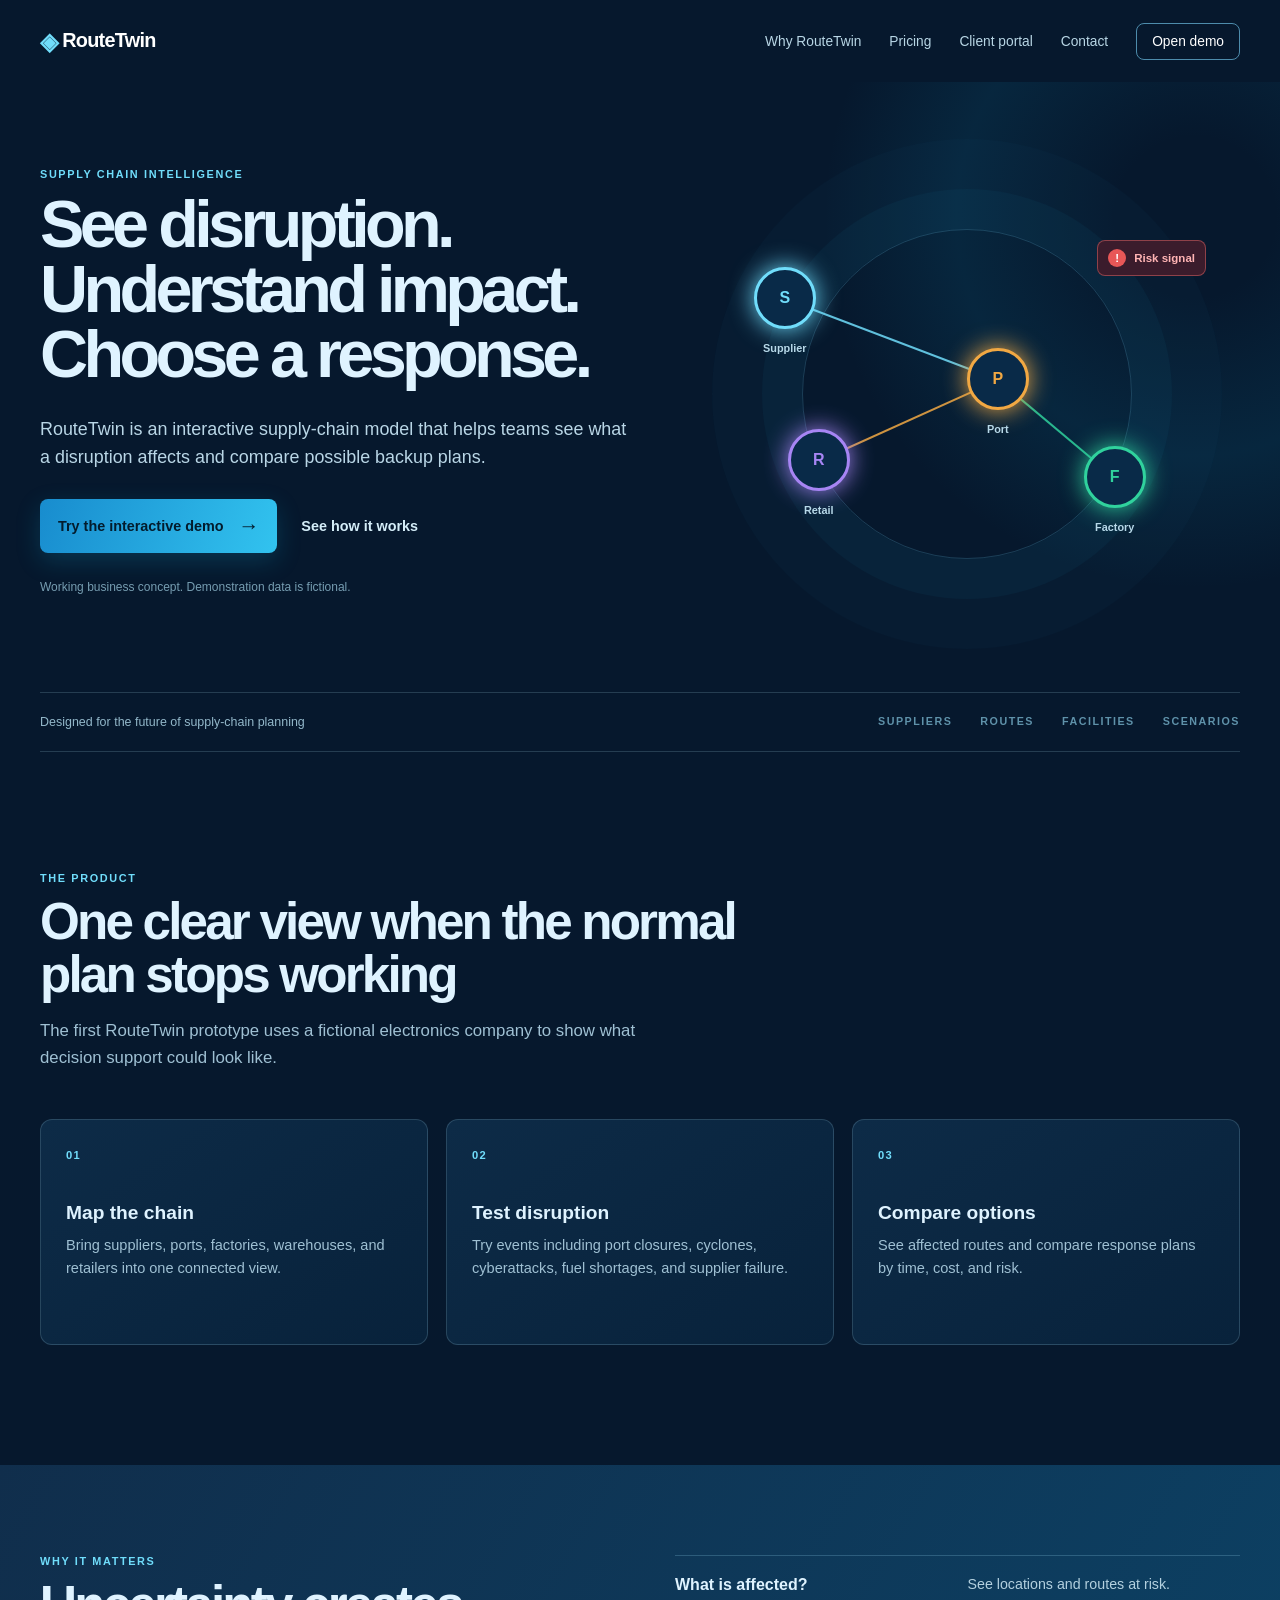
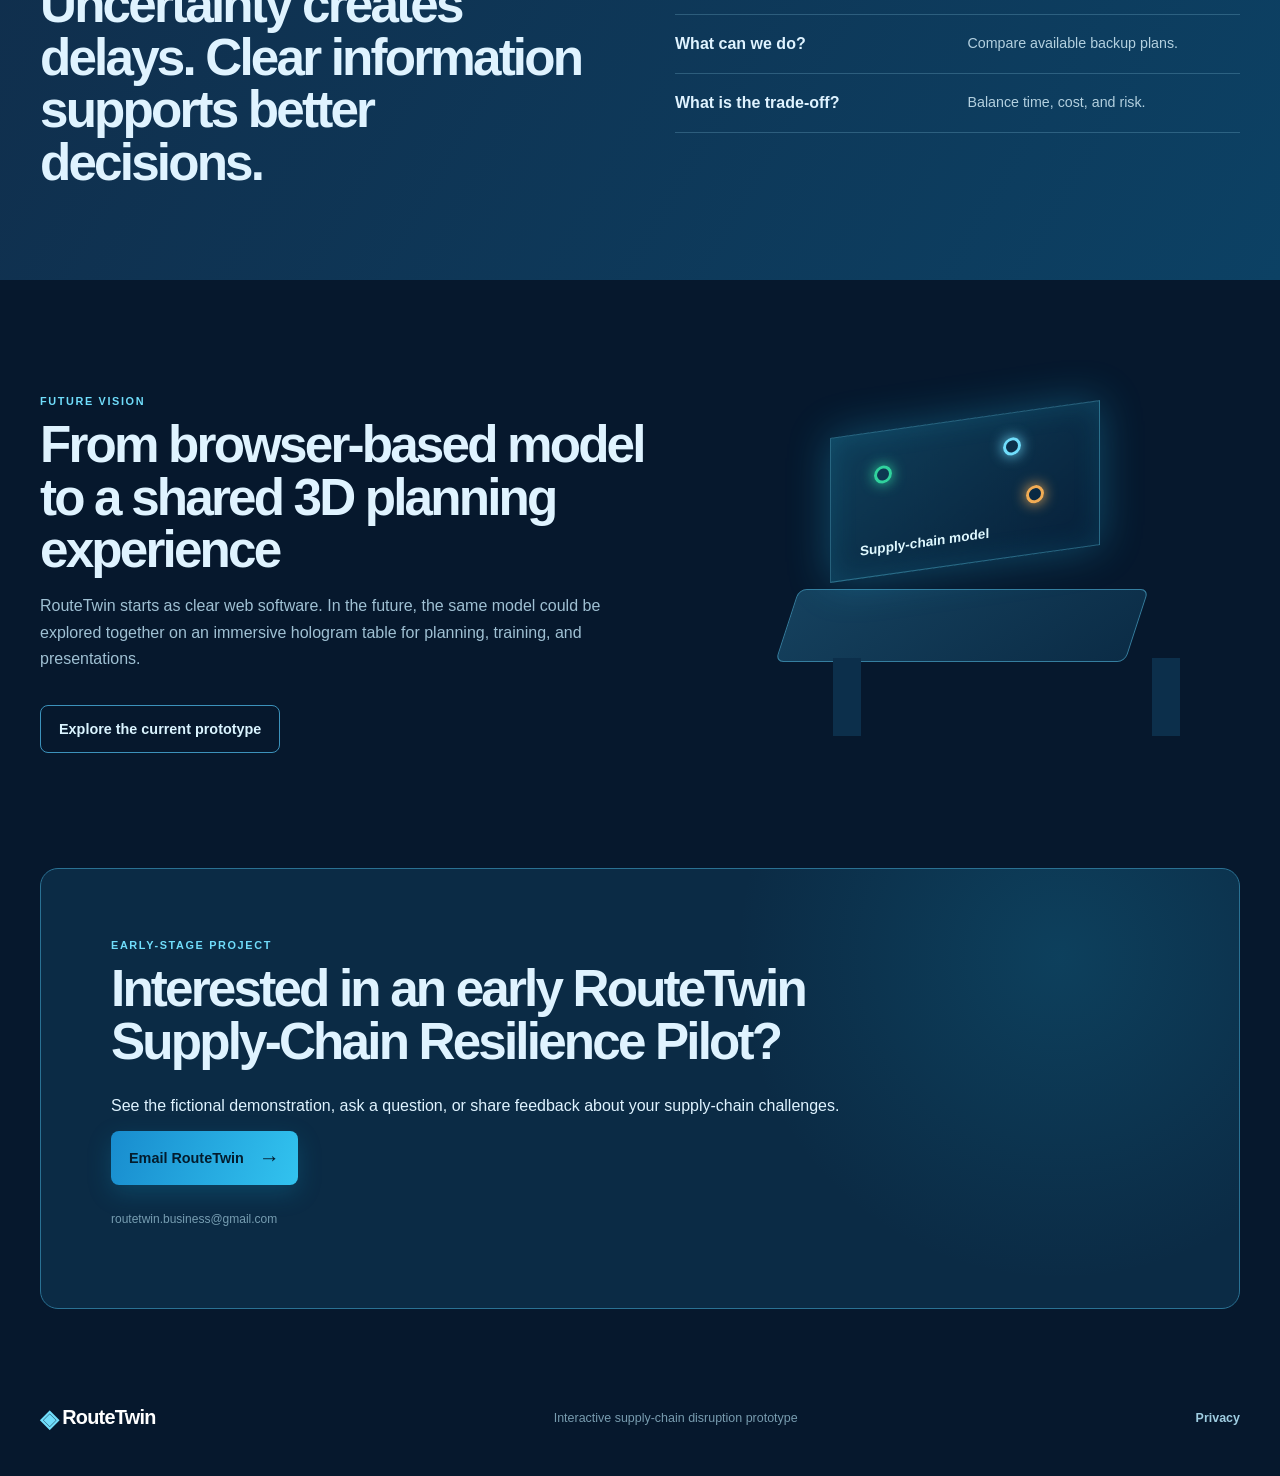
<file: index.html>
<!doctype html>
<html lang="en">
<head>
  <meta charset="UTF-8" />
  <meta name="viewport" content="width=device-width, initial-scale=1.0" />
  <meta name="description" content="RouteTwin is an early supply-chain disruption visualisation platform." />
  <title>RouteTwin | Supply chain disruption, made visible</title>
<link rel="stylesheet" href="home.css?v=2" />
<link rel="stylesheet" href="home-fix.css?v=2" />
</head>
<body>
  <header class="site-header">
    <a class="logo" href="index.html"><span>◈</span> RouteTwin</a>
    <nav>
      <a href="why-routetwin.html">Why RouteTwin</a>
      <a href="pricing.html">Pricing</a>
      <a href="portal.html">Client portal</a>
      <a href="#contact">Contact</a>
      <a class="nav-button" href="demo.html">Open demo</a>
    </nav>
  </header>

  <main>
    <section class="hero-home">
      <div class="hero-copy">
        <p class="eyebrow">Supply chain intelligence</p>
        <h1>See disruption. Understand impact. Choose a response.</h1>
        <p class="lead">RouteTwin is an interactive supply-chain model that helps teams see what a disruption affects and compare possible backup plans.</p>

        <div class="hero-actions">
          <a class="primary-button" href="demo.html">Try the interactive demo <span>→</span></a>
          <a class="text-link" href="#how-it-works">See how it works</a>
        </div>

        <p class="working-note">Working business concept. Demonstration data is fictional.</p>
      </div>

      <div class="hero-visual" aria-label="Illustration of connected supply chain locations">
        <div class="halo"></div>
        <span class="path p1"></span>
        <span class="path p2"></span>
        <span class="path p3"></span>

        <div class="location supplier">S<small>Supplier</small></div>
        <div class="location port">P<small>Port</small></div>
        <div class="location factory">F<small>Factory</small></div>
        <div class="location retail">R<small>Retail</small></div>

        <div class="signal"><b>!</b><span>Risk signal</span></div>
      </div>
    </section>

    <section class="trust-row">
      <span>Designed for the future of supply-chain planning</span>
      <div>
        <b>SUPPLIERS</b>
        <b>ROUTES</b>
        <b>FACILITIES</b>
        <b>SCENARIOS</b>
      </div>
    </section>

    <section id="how-it-works" class="section">
      <p class="eyebrow">The product</p>
      <h2>One clear view when the normal plan stops working</h2>
      <p class="section-intro">The first RouteTwin prototype uses a fictional electronics company to show what decision support could look like.</p>

      <div class="steps">
        <article>
          <span>01</span>
          <h3>Map the chain</h3>
          <p>Bring suppliers, ports, factories, warehouses, and retailers into one connected view.</p>
        </article>

        <article>
          <span>02</span>
          <h3>Test disruption</h3>
          <p>Try events including port closures, cyclones, cyberattacks, fuel shortages, and supplier failure.</p>
        </article>

        <article>
          <span>03</span>
          <h3>Compare options</h3>
          <p>See affected routes and compare response plans by time, cost, and risk.</p>
        </article>
      </div>
    </section>

    <section class="impact-section">
      <div>
        <p class="eyebrow">Why it matters</p>
        <h2>Uncertainty creates delays. Clear information supports better decisions.</h2>
      </div>

      <div class="impact-list">
        <p><b>What is affected?</b><span>See locations and routes at risk.</span></p>
        <p><b>What can we do?</b><span>Compare available backup plans.</span></p>
        <p><b>What is the trade-off?</b><span>Balance time, cost, and risk.</span></p>
      </div>
    </section>

    <section id="vision" class="vision">
      <div>
        <p class="eyebrow">Future vision</p>
        <h2>From browser-based model to a shared 3D planning experience</h2>
        <p>RouteTwin starts as clear web software. In the future, the same model could be explored together on an immersive hologram table for planning, training, and presentations.</p>
        <a class="secondary-button" href="demo.html">Explore the current prototype</a>
      </div>

      <div class="table-scene">
        <div class="projection"><i></i><i></i><i></i><b>Supply-chain model</b></div>
        <div class="table-top"></div>
        <div class="table-leg left"></div>
        <div class="table-leg right"></div>
      </div>
    </section>

    <section id="contact" class="closing">
      <p class="eyebrow">Early-stage project</p>
      <h2>Interested in an early RouteTwin Supply-Chain Resilience Pilot?</h2>
      <p>See the fictional demonstration, ask a question, or share feedback about your supply-chain challenges.</p>
      <a class="primary-button" href="mailto:routetwin.business@gmail.com?subject=RouteTwin%20Pilot%20Enquiry">Email RouteTwin <span>→</span></a>
      <p class="working-note">routetwin.business@gmail.com</p>
    </section>
  </main>

  <footer>
    <a class="logo" href="index.html"><span>◈</span> RouteTwin</a>
    <p>Interactive supply-chain disruption prototype</p>
    <a class="footer-link" href="privacy.html" style="color:#9fcde1;text-decoration:none;font-weight:750">Privacy</a>
  </footer>
</body>
</html>
</file>
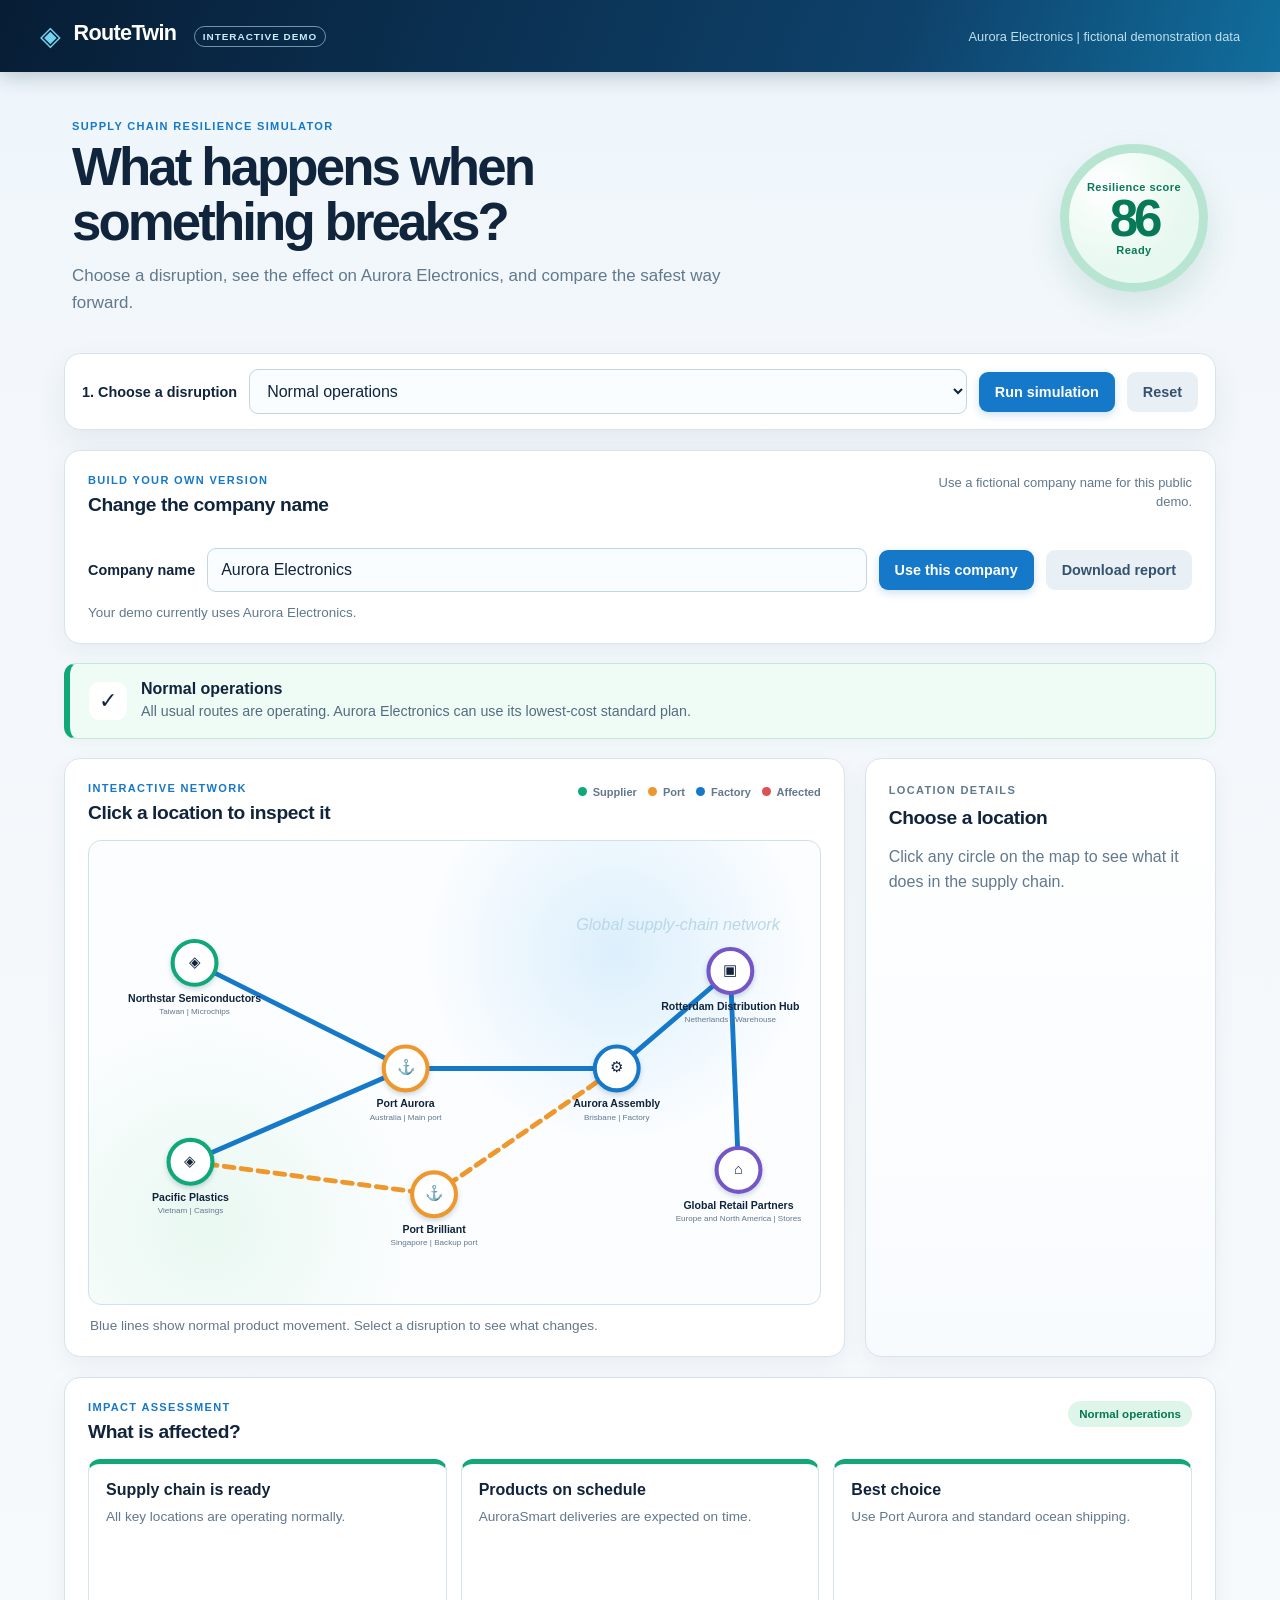
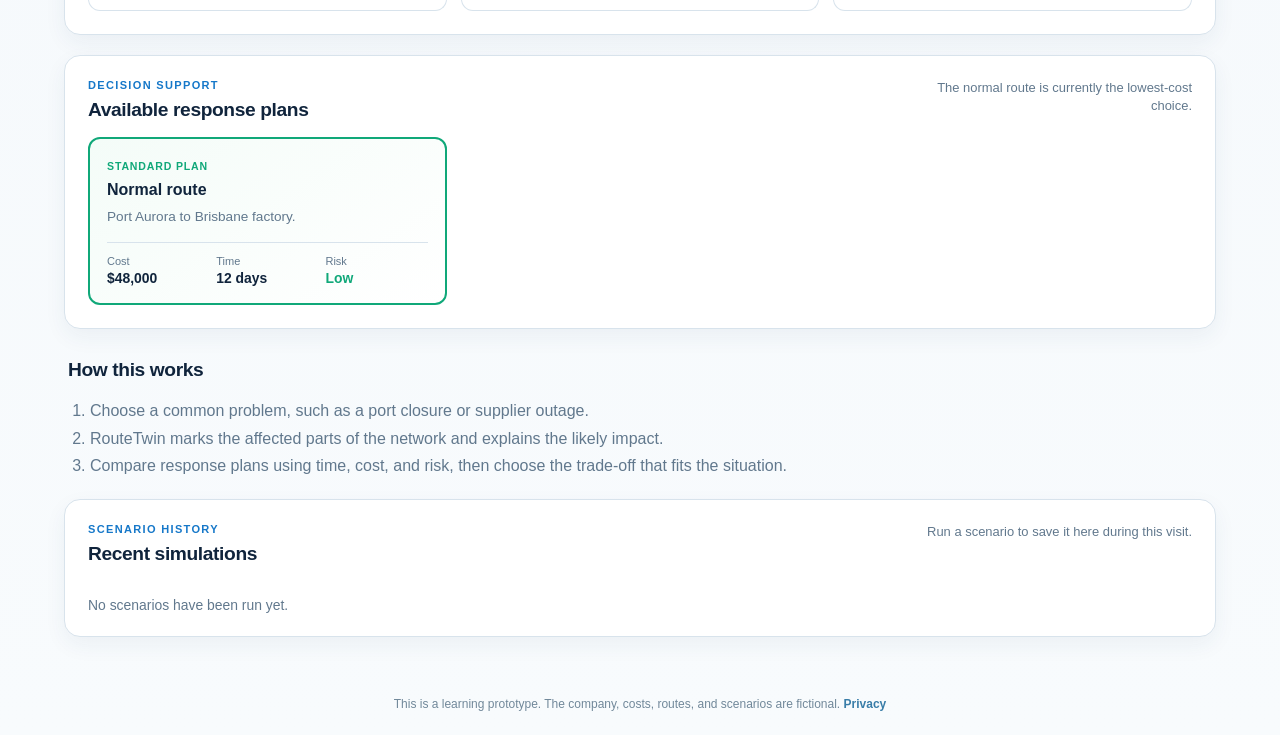
<file: demo.html>
<!doctype html>
<html lang="en">
<head>
  <meta charset="UTF-8" />
  <meta name="viewport" content="width=device-width, initial-scale=1.0" />
  <title>RouteTwin Interactive Demo</title>
  <link rel="stylesheet" href="styles.css" />
  <link rel="stylesheet" href="v2.css" />
</head>
<body>
  <header>
    <div>
      <span class="brand-mark">◈</span>
      <span class="brand">RouteTwin</span>
      <span class="demo">INTERACTIVE DEMO</span>
    </div>
    <p id="companyLabel">Aurora Electronics | fictional demonstration data</p>
  </header>

  <main>
    <section class="hero">
      <div>
        <p class="eyebrow">Supply chain resilience simulator</p>
        <h1>What happens when something breaks?</h1>
        <p>Choose a disruption, see the effect on Aurora Electronics, and compare the safest way forward.</p>
      </div>

      <div class="score">
        <span>Resilience score</span>
        <strong id="score">86</strong>
        <small id="scoreWord">Ready</small>
      </div>
    </section>

    <section class="controls" aria-label="Simulation controls">
      <label for="scenarioSelect">1. Choose a disruption</label>
      <select id="scenarioSelect"></select>
      <button id="runButton" type="button">Run simulation</button>
      <button id="resetButton" class="secondary" type="button">Reset</button>
    </section>

    <section class="panel builder-panel" aria-label="Custom company builder">
      <div class="panel-head">
        <div>
          <p class="eyebrow">Build your own version</p>
          <h2>Change the company name</h2>
        </div>
        <p>Use a fictional company name for this public demo.</p>
      </div>

      <div class="builder-actions">
        <label for="companyName">Company name</label>
        <input id="companyName" type="text" maxlength="40" value="Aurora Electronics" placeholder="Example: Coastal Furniture" />
        <button id="applyCompanyButton" type="button">Use this company</button>
        <button id="downloadButton" class="secondary" type="button">Download report</button>
      </div>

      <p id="builderMessage" class="builder-message" aria-live="polite">Your demo currently uses Aurora Electronics.</p>
    </section>

    <section id="scenarioSummary" class="scenario-summary normal" aria-live="polite"></section>

    <section class="layout">
      <section class="panel map-panel">
        <div class="panel-head">
          <div>
            <p class="eyebrow">Interactive network</p>
            <h2>Click a location to inspect it</h2>
          </div>

          <div class="legend">
            <span><i class="supplier"></i> Supplier</span>
            <span><i class="port"></i> Port</span>
            <span><i class="factory"></i> Factory</span>
            <span><i class="affected"></i> Affected</span>
          </div>
        </div>

        <div class="map-wrap">
          <svg id="network" viewBox="0 0 900 480" role="img" aria-label="Aurora Electronics supply chain network"></svg>
        </div>

        <p id="mapNote" class="map-note">Blue lines show normal product movement. Select a disruption to see what changes.</p>
      </section>

      <aside class="panel node-panel">
        <p class="eyebrow">Location details</p>
        <div id="nodeDetails">
          <h2>Choose a location</h2>
          <p>Click any circle on the map to see what it does in the supply chain.</p>
        </div>
      </aside>
    </section>

    <section class="panel results">
      <div class="panel-head">
        <div>
          <p class="eyebrow">Impact assessment</p>
          <h2>What is affected?</h2>
        </div>
        <span id="impactStatus" class="status">Normal operations</span>
      </div>

      <div id="impactCards" class="impact-cards"></div>
    </section>

    <section class="panel alternatives">
      <div class="panel-head">
        <div>
          <p class="eyebrow">Decision support</p>
          <h2>Available response plans</h2>
        </div>
        <p id="choiceHelp">Run a scenario to see which plan RouteTwin recommends.</p>
      </div>

      <div id="planCards" class="plan-cards"></div>
    </section>

    <section class="how">
      <h2>How this works</h2>
      <ol>
        <li>Choose a common problem, such as a port closure or supplier outage.</li>
        <li>RouteTwin marks the affected parts of the network and explains the likely impact.</li>
        <li>Compare response plans using time, cost, and risk, then choose the trade-off that fits the situation.</li>
      </ol>
    </section>

    <section class="panel history-panel">
      <div class="panel-head">
        <div>
          <p class="eyebrow">Scenario history</p>
          <h2>Recent simulations</h2>
        </div>
        <p>Run a scenario to save it here during this visit.</p>
      </div>

      <div id="scenarioHistory" class="history-list">
        <p class="empty-history">No scenarios have been run yet.</p>
      </div>
    </section>
  </main>

  <footer>
    This is a learning prototype. The company, costs, routes, and scenarios are fictional.
    <a href="privacy.html" style="color:#397da8;font-weight:800;text-decoration:none">Privacy</a>
  </footer>

  <script src="app.js"></script>
</body>
</html>
</file>
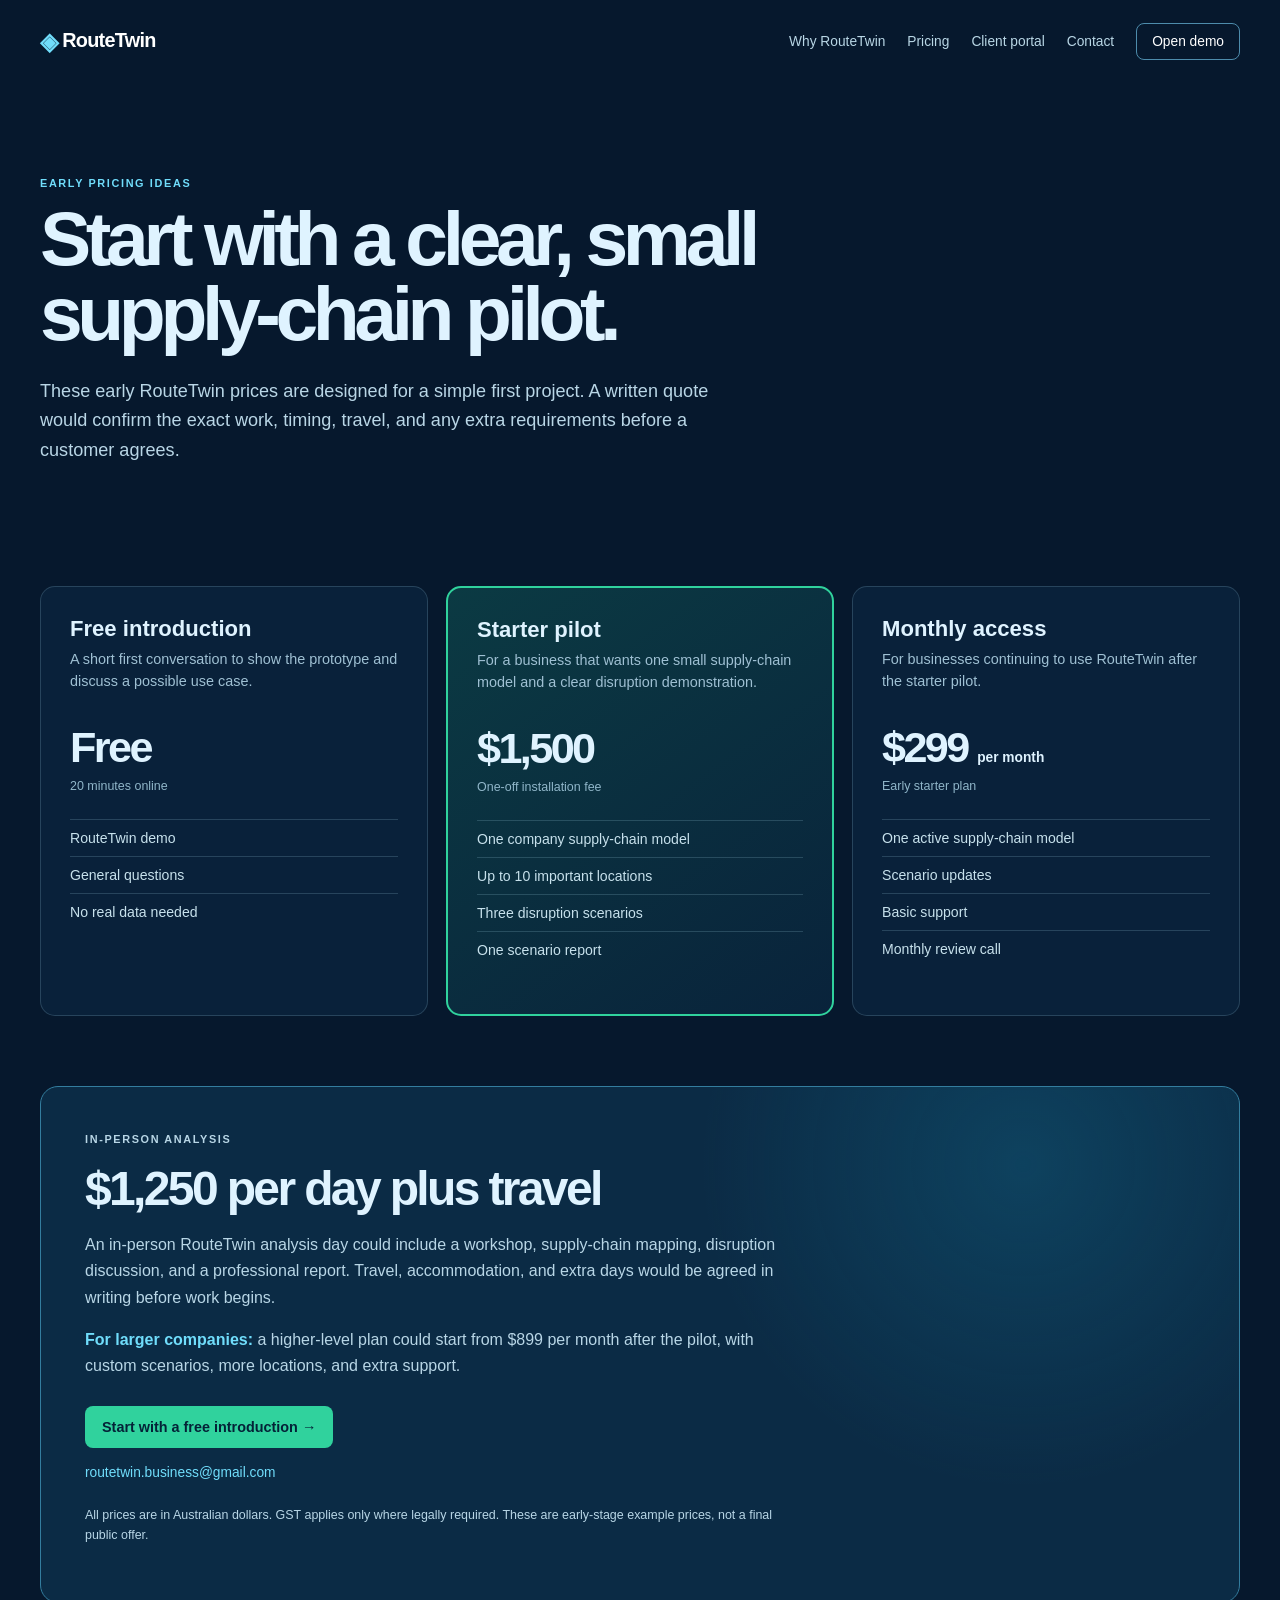
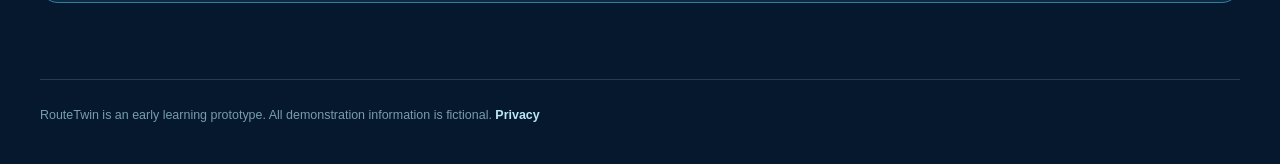
<file: pricing.html>
<!doctype html>
<html lang="en">
<head>
  <meta charset="UTF-8" />
  <meta name="viewport" content="width=device-width, initial-scale=1.0" />
  <title>RouteTwin Pricing</title>
  <link rel="stylesheet" href="business-pages.css" />
</head>
<body>
  <header class="site-header">
    <a class="logo" href="index.html"><span>◈</span> RouteTwin</a>
    <nav>
      <a href="why-routetwin.html">Why RouteTwin</a>
      <a href="pricing.html">Pricing</a>
      <a href="portal.html">Client portal</a>
      <a href="index.html#contact">Contact</a>
      <a class="nav-button" href="demo.html">Open demo</a>
    </nav>
  </header>

  <main>
    <section class="page-hero">
      <p class="eyebrow">Early pricing ideas</p>
      <h1>Start with a clear, small supply-chain pilot.</h1>
      <p class="lead">These early RouteTwin prices are designed for a simple first project. A written quote would confirm the exact work, timing, travel, and any extra requirements before a customer agrees.</p>
    </section>

    <section class="section">
      <div class="pricing-grid">
        <article class="price-card">
          <h2>Free introduction</h2>
          <p>A short first conversation to show the prototype and discuss a possible use case.</p>
          <div class="price">Free</div>
          <span class="price-note">20 minutes online</span>
          <ul><li>RouteTwin demo</li><li>General questions</li><li>No real data needed</li></ul>
        </article>

        <article class="price-card featured">
          <h2>Starter pilot</h2>
          <p>For a business that wants one small supply-chain model and a clear disruption demonstration.</p>
          <div class="price">$1,500</div>
          <span class="price-note">One-off installation fee</span>
          <ul><li>One company supply-chain model</li><li>Up to 10 important locations</li><li>Three disruption scenarios</li><li>One scenario report</li></ul>
        </article>

        <article class="price-card">
          <h2>Monthly access</h2>
          <p>For businesses continuing to use RouteTwin after the starter pilot.</p>
          <div class="price">$299 <small>per month</small></div>
          <span class="price-note">Early starter plan</span>
          <ul><li>One active supply-chain model</li><li>Scenario updates</li><li>Basic support</li><li>Monthly review call</li></ul>
        </article>
      </div>
    </section>

    <section class="analysis">
      <p class="eyebrow">In-person analysis</p>
      <h2>$1,250 per day plus travel</h2>
      <p>An in-person RouteTwin analysis day could include a workshop, supply-chain mapping, disruption discussion, and a professional report. Travel, accommodation, and extra days would be agreed in writing before work begins.</p>
      <p><strong>For larger companies:</strong> a higher-level plan could start from $899 per month after the pilot, with custom scenarios, more locations, and extra support.</p>
      <a class="email-button" href="mailto:routetwin.business@gmail.com?subject=RouteTwin%20Pilot%20Enquiry">Start with a free introduction <span>→</span></a>
      <p class="contact-line">routetwin.business@gmail.com</p>
      <p class="note">All prices are in Australian dollars. GST applies only where legally required. These are early-stage example prices, not a final public offer.</p>
    </section>
  </main>

  <footer>
    <span>RouteTwin is an early learning prototype. All demonstration information is fictional.</span>
    <a href="privacy.html" style="color:#b9e7f7;text-decoration:none;font-weight:750">Privacy</a>
  </footer>
</body>
</html>
</file>
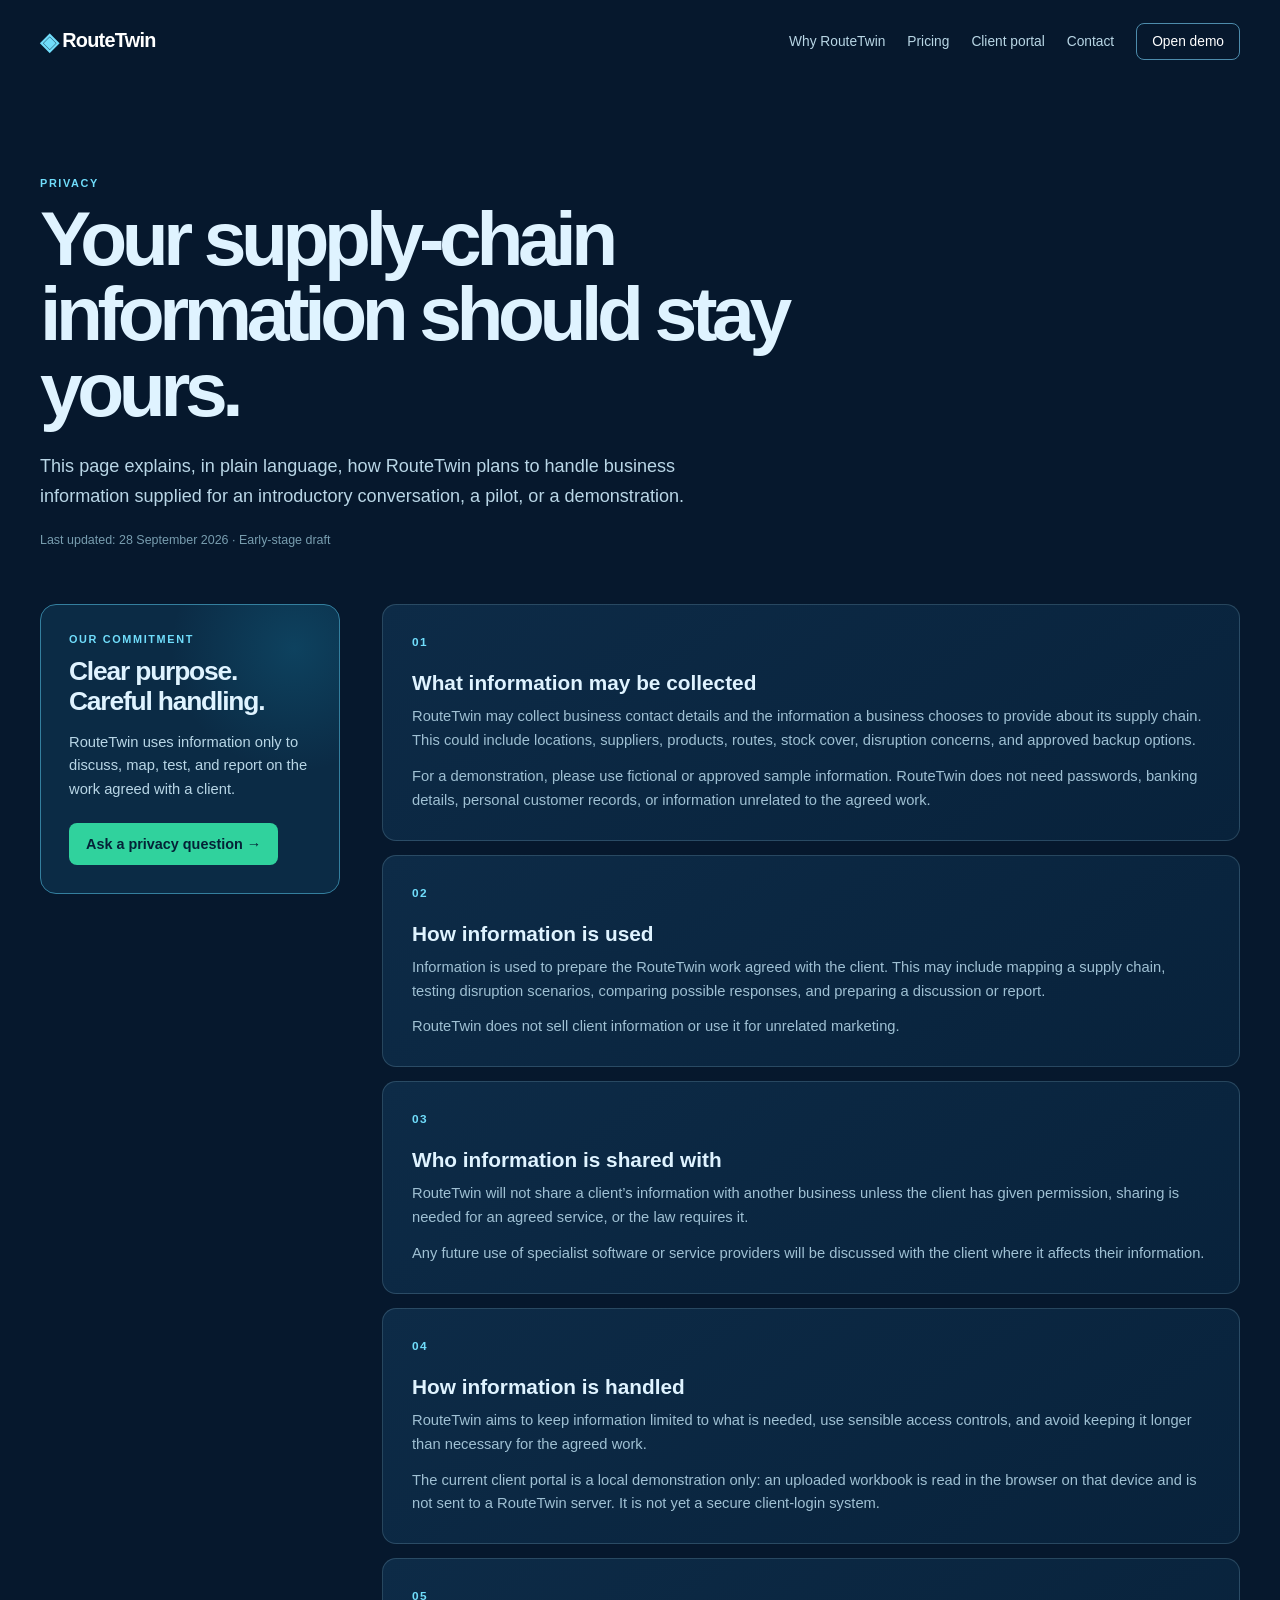
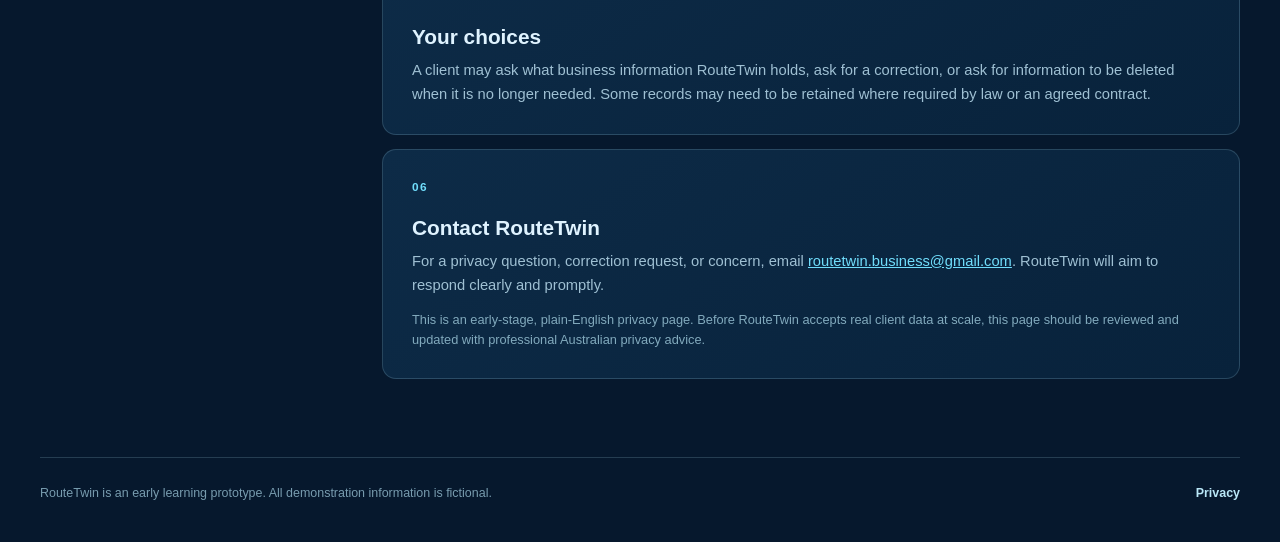
<file: privacy.html>
<!doctype html>
<html lang="en">
<head>
  <meta charset="UTF-8" />
  <meta name="viewport" content="width=device-width, initial-scale=1.0" />
  <meta name="description" content="How RouteTwin handles business and supply-chain information." />
  <title>Privacy | RouteTwin</title>
  <link rel="stylesheet" href="business-pages.css" />
  <link rel="stylesheet" href="privacy.css" />
</head>
<body>
  <header class="site-header">
    <a class="logo" href="index.html"><span>◈</span> RouteTwin</a>
    <nav>
      <a href="why-routetwin.html">Why RouteTwin</a>
      <a href="pricing.html">Pricing</a>
      <a href="portal.html">Client portal</a>
      <a href="index.html#contact">Contact</a>
      <a class="nav-button" href="demo.html">Open demo</a>
    </nav>
  </header>

  <main>
    <section class="page-hero privacy-hero">
      <p class="eyebrow">Privacy</p>
      <h1>Your supply-chain information should stay yours.</h1>
      <p class="lead">This page explains, in plain language, how RouteTwin plans to handle business information supplied for an introductory conversation, a pilot, or a demonstration.</p>
      <p class="privacy-updated">Last updated: 28 September 2026 · Early-stage draft</p>
    </section>

    <section class="privacy-layout">
      <aside class="privacy-summary">
        <p class="eyebrow">Our commitment</p>
        <h2>Clear purpose.<br />Careful handling.</h2>
        <p>RouteTwin uses information only to discuss, map, test, and report on the work agreed with a client.</p>
        <a class="email-button" href="mailto:routetwin.business@gmail.com?subject=RouteTwin%20Privacy%20Question">Ask a privacy question <span>→</span></a>
      </aside>

      <div class="privacy-content">
        <article><span class="number">01</span><h2>What information may be collected</h2><p>RouteTwin may collect business contact details and the information a business chooses to provide about its supply chain. This could include locations, suppliers, products, routes, stock cover, disruption concerns, and approved backup options.</p><p>For a demonstration, please use fictional or approved sample information. RouteTwin does not need passwords, banking details, personal customer records, or information unrelated to the agreed work.</p></article>

        <article><span class="number">02</span><h2>How information is used</h2><p>Information is used to prepare the RouteTwin work agreed with the client. This may include mapping a supply chain, testing disruption scenarios, comparing possible responses, and preparing a discussion or report.</p><p>RouteTwin does not sell client information or use it for unrelated marketing.</p></article>

        <article><span class="number">03</span><h2>Who information is shared with</h2><p>RouteTwin will not share a client’s information with another business unless the client has given permission, sharing is needed for an agreed service, or the law requires it.</p><p>Any future use of specialist software or service providers will be discussed with the client where it affects their information.</p></article>

        <article><span class="number">04</span><h2>How information is handled</h2><p>RouteTwin aims to keep information limited to what is needed, use sensible access controls, and avoid keeping it longer than necessary for the agreed work.</p><p>The current client portal is a local demonstration only: an uploaded workbook is read in the browser on that device and is not sent to a RouteTwin server. It is not yet a secure client-login system.</p></article>

        <article><span class="number">05</span><h2>Your choices</h2><p>A client may ask what business information RouteTwin holds, ask for a correction, or ask for information to be deleted when it is no longer needed. Some records may need to be retained where required by law or an agreed contract.</p></article>

        <article><span class="number">06</span><h2>Contact RouteTwin</h2><p>For a privacy question, correction request, or concern, email <a href="mailto:routetwin.business@gmail.com">routetwin.business@gmail.com</a>. RouteTwin will aim to respond clearly and promptly.</p><p class="small-note">This is an early-stage, plain-English privacy page. Before RouteTwin accepts real client data at scale, this page should be reviewed and updated with professional Australian privacy advice.</p></article>
      </div>
    </section>
  </main>

  <footer class="privacy-footer"><span>RouteTwin is an early learning prototype. All demonstration information is fictional.</span><a href="privacy.html">Privacy</a></footer>
</body>
</html>
</file>
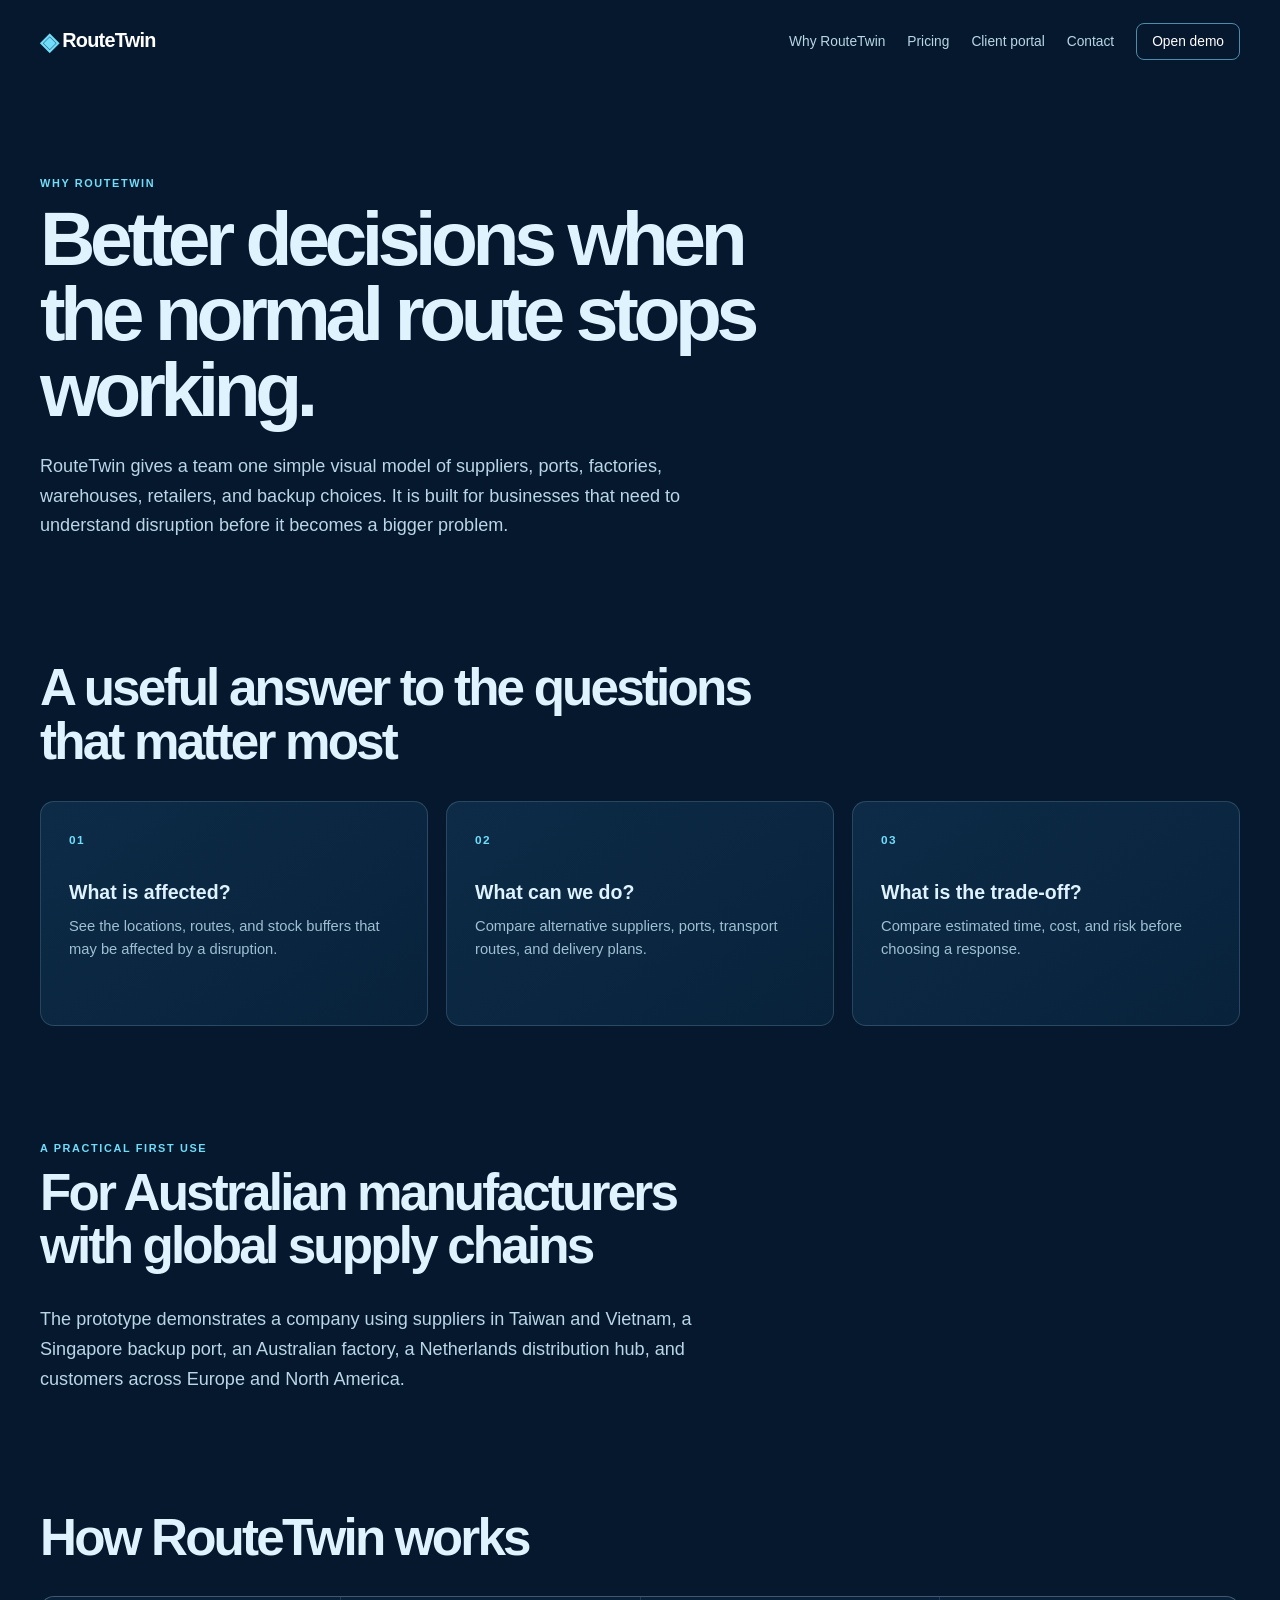
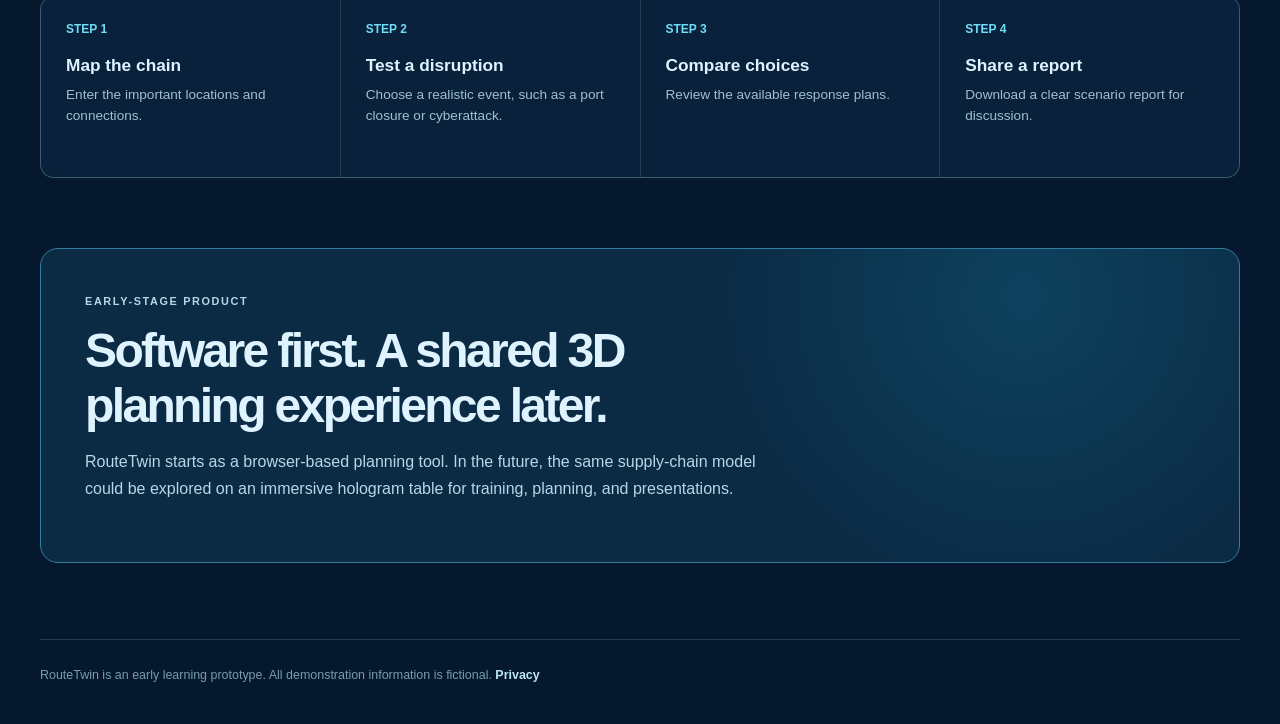
<file: why-routetwin.html>
<!doctype html>
<html lang="en">
<head>
  <meta charset="UTF-8" />
  <meta name="viewport" content="width=device-width, initial-scale=1.0" />
  <title>Why RouteTwin | Supply-chain visibility</title>
  <link rel="stylesheet" href="business-pages.css" />
</head>
<body>
  <header class="site-header">
    <a class="logo" href="index.html"><span>◈</span> RouteTwin</a>
    <nav>
      <a href="why-routetwin.html">Why RouteTwin</a>
      <a href="pricing.html">Pricing</a>
      <a href="portal.html">Client portal</a>
      <a href="index.html#contact">Contact</a>
      <a class="nav-button" href="demo.html">Open demo</a>
    </nav>
  </header>

  <main>
    <section class="page-hero">
      <p class="eyebrow">Why RouteTwin</p>
      <h1>Better decisions when the normal route stops working.</h1>
      <p class="lead">RouteTwin gives a team one simple visual model of suppliers, ports, factories, warehouses, retailers, and backup choices. It is built for businesses that need to understand disruption before it becomes a bigger problem.</p>
    </section>

    <section class="section">
      <h2 class="section-title">A useful answer to the questions that matter most</h2>
      <div class="grid">
        <article class="card"><span class="number">01</span><h2>What is affected?</h2><p>See the locations, routes, and stock buffers that may be affected by a disruption.</p></article>
        <article class="card"><span class="number">02</span><h2>What can we do?</h2><p>Compare alternative suppliers, ports, transport routes, and delivery plans.</p></article>
        <article class="card"><span class="number">03</span><h2>What is the trade-off?</h2><p>Compare estimated time, cost, and risk before choosing a response.</p></article>
      </div>
    </section>

    <section class="section">
      <p class="eyebrow">A practical first use</p>
      <h2 class="section-title">For Australian manufacturers with global supply chains</h2>
      <p class="lead">The prototype demonstrates a company using suppliers in Taiwan and Vietnam, a Singapore backup port, an Australian factory, a Netherlands distribution hub, and customers across Europe and North America.</p>
    </section>

    <section class="section">
      <h2 class="section-title">How RouteTwin works</h2>
      <div class="process">
        <article><b>STEP 1</b><h2>Map the chain</h2><p>Enter the important locations and connections.</p></article>
        <article><b>STEP 2</b><h2>Test a disruption</h2><p>Choose a realistic event, such as a port closure or cyberattack.</p></article>
        <article><b>STEP 3</b><h2>Compare choices</h2><p>Review the available response plans.</p></article>
        <article><b>STEP 4</b><h2>Share a report</h2><p>Download a clear scenario report for discussion.</p></article>
      </div>
    </section>

    <section class="analysis">
      <p class="eyebrow">Early-stage product</p>
      <h2>Software first. A shared 3D planning experience later.</h2>
      <p>RouteTwin starts as a browser-based planning tool. In the future, the same supply-chain model could be explored on an immersive hologram table for training, planning, and presentations.</p>
    </section>
  </main>

  <footer>
    <span>RouteTwin is an early learning prototype. All demonstration information is fictional.</span>
    <a href="privacy.html" style="color:#b9e7f7;text-decoration:none;font-weight:750">Privacy</a>
  </footer>
</body>
</html>
</file>
<file: home.css>
:root{--ink:#dff3ff;--navy:#06182d;--deep:#081f38;--blue:#249ee1;--cyan:#70ddfb;--mint:#30d29d;--line:rgb(176 224 245 / 18%);--muted:#9fc0d3}*{box-sizing:border-box}html{scroll-behavior:smooth}body{margin:0;background:var(--navy);color:var(--ink);font-family:Inter,Aptos,Arial,sans-serif}.site-header{width:min(1200px,calc(100% - 48px));height:82px;margin:auto;display:flex;align-items:center;justify-content:space-between}.logo{color:#fff;text-decoration:none;font-size:1.24rem;font-weight:850;letter-spacing:-.035em}.logo span{color:var(--cyan);font-size:1.52rem;vertical-align:middle}.site-header nav{display:flex;align-items:center;gap:28px}.site-header nav>a{color:#b8d6e5;font-size:.86rem;text-decoration:none}.site-header nav>a:hover{color:#fff}.site-header .nav-button{padding:10px 15px;border:1px solid #4d8cac;border-radius:8px;color:#fff}main{overflow:hidden}.hero-home{position:relative;width:min(1200px,calc(100% - 48px));min-height:610px;margin:auto;display:grid;grid-template-columns:1.05fr .95fr;align-items:center;gap:50px}.hero-home::before{position:absolute;z-index:-1;top:-240px;right:-330px;width:750px;height:750px;border-radius:50%;background:radial-gradient(circle,#12678f00 15%,#0c729829 45%,transparent 70%);content:""}.eyebrow{margin:0 0 12px;color:var(--cyan);font-size:.68rem;font-weight:850;letter-spacing:.15em;text-transform:uppercase}.hero-copy h1{max-width:700px;margin:0;font-size:clamp(3rem,5.2vw,5rem);line-height:.98;letter-spacing:-.07em}.lead{max-width:595px;margin:27px 0;color:#b9d6e6;font-size:1.12rem;line-height:1.6}.hero-actions{display:flex;align-items:center;gap:24px}.primary-button,.secondary-button{display:inline-flex;align-items:center;gap:15px;padding:15px 18px;border-radius:8px;background:linear-gradient(110deg,#188cce,#32c3ef);color:#031c2d;font-size:.9rem;font-weight:850;text-decoration:none;box-shadow:0 8px 24px #0fa3d036}.primary-button:hover{filter:brightness(1.1);transform:translateY(-2px)}.primary-button span{font-size:1.3rem}.text-link{color:#d4edf8;font-size:.9rem;font-weight:750;text-decoration:none}.working-note{margin-top:27px;color:#769db1;font-size:.75rem}.hero-visual{position:relative;height:410px}.halo{position:absolute;top:47px;left:50%;width:330px;height:330px;transform:translateX(-50%);border:1px solid #4c95b54d;border-radius:50%;box-shadow:0 0 0 40px #1c668619,0 0 0 90px #1966860d}.path{position:absolute;height:2px;transform-origin:left;opacity:.85}.p1{top:116px;left:94px;width:254px;transform:rotate(18deg);background:var(--cyan)}.p2{top:191px;left:280px;width:143px;transform:rotate(54deg);background:var(--mint)}.p3{top:255px;left:117px;width:170px;transform:rotate(-33deg);background:#f1a843}.location{position:absolute;z-index:2;display:grid;width:62px;height:62px;place-items:center;border:3px solid currentColor;border-radius:50%;background:#092a48;color:var(--cyan);font-weight:850;box-shadow:0 0 24px currentColor}.location small{position:absolute;top:72px;color:#b8d9e9;font-size:.68rem;font-weight:700}.supplier{top:85px;left:60px;color:var(--cyan)}.port{top:166px;left:273px;color:#f1a843}.factory{top:264px;left:390px;color:var(--mint)}.retail{top:247px;left:94px;color:#a785f4}.signal{position:absolute;top:58px;right:34px;display:flex;align-items:center;gap:8px;padding:8px 10px;border:1px solid #eb6a6a7a;border-radius:8px;background:#3b1c2c;color:#ffb4b4;font-size:.72rem;font-weight:750}.signal b{display:grid;width:18px;height:18px;place-items:center;border-radius:50%;background:#e85757;color:#fff}.trust-row{width:min(1200px,calc(100% - 48px));margin:auto;padding:22px 0;border-top:1px solid var(--line);border-bottom:1px solid var(--line);display:flex;justify-content:space-between;gap:20px;color:#93b8ca;font-size:.78rem}.trust-row div{display:flex;gap:28px;color:#5f92aa;font-size:.67rem;letter-spacing:.14em}.section{width:min(1200px,calc(100% - 48px));margin:0 auto;padding:120px 0}.section h2,.impact-section h2,.vision h2,.closing h2{max-width:700px;margin:0;font-size:clamp(2.1rem,4vw,3.55rem);line-height:1.03;letter-spacing:-.055em}.section-intro{max-width:620px;color:var(--muted);font-size:1.05rem;line-height:1.6}.steps{display:grid;grid-template-columns:repeat(3,1fr);gap:18px;margin-top:47px}.steps article{min-height:226px;padding:25px;border:1px solid var(--line);border-radius:12px;background:linear-gradient(145deg,#0d2b47,#08223b)}.steps span{color:var(--cyan);font-size:.7rem;font-weight:850;letter-spacing:.11em}.steps h3{margin:39px 0 10px;font-size:1.2rem}.steps p{margin:0;color:var(--muted);font-size:.91rem;line-height:1.55}.impact-section{padding:90px max(24px,calc((100% - 1200px)/2));display:grid;grid-template-columns:1fr 1fr;gap:70px;background:linear-gradient(120deg,#102e4c,#0c4164)}.impact-list{border-top:1px solid #87c5df42}.impact-list p{display:grid;grid-template-columns:1fr 1fr;gap:20px;margin:0;padding:20px 0;border-bottom:1px solid #87c5df42}.impact-list b{font-size:1rem}.impact-list span{color:#b3d0df;font-size:.89rem}.vision{width:min(1200px,calc(100% - 48px));min-height:530px;margin:auto;padding:115px 0;display:grid;grid-template-columns:1fr .75fr;align-items:center;gap:80px}.vision p:not(.eyebrow){max-width:620px;color:var(--muted);line-height:1.65}.secondary-button{margin-top:17px;border:1px solid #3c92bb;background:transparent;color:#daf4ff;box-shadow:none}.table-scene{position:relative;height:310px}.projection{position:absolute;z-index:2;top:0;left:70px;width:270px;height:145px;border:1px solid #5ccbe85e;background:linear-gradient(145deg,#259ac44a,#1280d013);box-shadow:0 0 42px #22baed4f,inset 0 0 28px #1dcaef22;transform:skewY(-8deg)}.projection i{position:absolute;width:18px;height:18px;border:3px solid var(--mint);border-radius:50%;box-shadow:0 0 14px var(--mint)}.projection i:nth-child(1){top:34px;left:43px}.projection i:nth-child(2){top:75px;right:55px;border-color:#f1ac54;box-shadow:0 0 14px #f1ac54}.projection i:nth-child(3){right:78px;top:24px;border-color:var(--cyan);box-shadow:0 0 14px var(--cyan)}.projection b{position:absolute;bottom:19px;left:29px;color:#def8ff;font-size:.85rem}.table-top{position:absolute;top:170px;left:27px;width:350px;height:73px;border:1px solid #357e9f;border-radius:8px;background:linear-gradient(140deg,#15415e,#0b2c46);transform:skewX(-18deg)}.table-leg{position:absolute;top:239px;width:28px;height:78px;background:#0c2f4b}.table-leg.left{left:73px}.table-leg.right{right:60px}.closing{width:min(1200px,calc(100% - 48px));margin:0 auto 70px;padding:70px;border:1px solid #2a7193;border-radius:18px;background:radial-gradient(circle at 85% 20%,#158ab138,transparent 30%),#0b2b45}.closing h2{max-width:800px;margin-bottom:28px}footer{width:min(1200px,calc(100% - 48px));margin:auto;padding:25px 0 43px;display:flex;align-items:center;justify-content:space-between;color:#789caf;font-size:.78rem}footer p{margin:0}@media(max-width:780px){.site-header{height:auto;padding:19px 0;align-items:flex-start;flex-direction:column}.site-header nav{gap:13px;flex-wrap:wrap}.hero-home,.vision,.impact-section{grid-template-columns:1fr}.hero-home{padding:65px 0;gap:32px}.hero-visual{transform:scale(.82);transform-origin:left center}.trust-row,.impact-section{align-items:flex-start;flex-direction:column}.trust-row div{gap:12px;flex-wrap:wrap}.steps{grid-template-columns:1fr}.impact-section{padding:70px 24px;gap:35px}.vision{padding:80px 0;gap:25px}.closing{padding:42px 28px}.table-scene{transform:scale(.85);transform-origin:left top}footer{align-items:flex-start;gap:12px;flex-direction:column}}
</file>
<file: home-fix.css>
/* Align each route line with the centre of the connected location circles. */
.p1{top:116px;left:91px;width:228px;transform:rotate(20.8deg)}
.p2{top:197px;left:304px;width:153px;transform:rotate(40deg)}
.p3{top:278px;left:125px;width:197px;transform:rotate(-24.3deg)}
</file>
<file: styles.css>
:root{--ink:#10243c;--navy:#071d35;--blue:#1678c9;--sky:#74d4f0;--green:#10a879;--orange:#ee972d;--red:#dc5151;--purple:#7556c7;--paper:#fff;--soft:#f3f7fb;--line:#d8e3ec;--muted:#61788d}*{box-sizing:border-box}body{margin:0;color:var(--ink);font-family:Inter,Aptos,Arial,sans-serif;background:linear-gradient(180deg,#edf6fb 0,var(--soft) 360px,#f8fbfd 100%)}header{min-height:72px;padding:0 max(24px,calc((100% - 1200px)/2));display:flex;align-items:center;justify-content:space-between;gap:20px;color:#fff;background:linear-gradient(110deg,var(--navy),#0e416a 70%,#116e9d);box-shadow:0 4px 20px rgb(7 29 53 / 24%)}.brand-mark{color:var(--sky);font-size:1.7rem;vertical-align:middle}.brand{margin-left:8px;font-size:1.35rem;font-weight:850;letter-spacing:-.03em}.demo{display:inline-block;margin-left:13px;padding:4px 8px;border:1px solid rgb(185 231 246 / 58%);border-radius:99px;color:#c9edfa;font-size:.62rem;font-weight:850;letter-spacing:.1em;vertical-align:middle}header p{margin:0;color:#c0dfed;font-size:.8rem}main{max-width:1200px;margin:auto;padding:42px 24px 36px}h1,h2,h3,p{margin-top:0}h1{max-width:700px;margin-bottom:13px;font-size:clamp(2.05rem,4.5vw,3.3rem);line-height:1.04;letter-spacing:-.055em}h2{font-size:1.2rem;letter-spacing:-.02em}.eyebrow{margin-bottom:8px;color:var(--blue);font-size:.69rem;font-weight:850;letter-spacing:.12em;text-transform:uppercase}.hero{display:flex;align-items:center;justify-content:space-between;gap:48px;padding:6px 8px 37px}.hero>div>p:last-child{max-width:650px;margin-bottom:0;color:var(--muted);font-size:1.06rem;line-height:1.58}.score{display:grid;min-width:148px;min-height:148px;place-content:center;border:9px solid #b8e5d1;border-radius:50%;background:radial-gradient(circle at 30% 27%,#fff,#e6f8ef 64%);color:#087957;text-align:center;box-shadow:0 15px 35px rgb(15 112 83 / 13%)}.score span,.score small{font-size:.69rem;font-weight:800;letter-spacing:.04em}.score strong{font-size:3.2rem;line-height:1;letter-spacing:-.08em}.controls{display:grid;grid-template-columns:auto minmax(210px,1fr) auto auto;align-items:center;gap:12px;padding:15px 17px;border:1px solid var(--line);border-radius:16px;background:var(--paper);box-shadow:0 12px 30px rgb(24 61 91 / 8%)}.controls label{font-size:.9rem;font-weight:800}.controls select{min-width:0;padding:12px 13px;border:1px solid #c4d5e2;border-radius:9px;background:#fafdff;color:var(--ink);font:inherit}.controls select:focus{border-color:var(--blue);outline:3px solid rgb(22 120 201 / 16%)}button{padding:12px 16px;border:0;border-radius:9px;background:var(--blue);color:#fff;font:inherit;font-size:.9rem;font-weight:850;cursor:pointer;box-shadow:0 3px 8px rgb(22 120 201 / 22%)}button:hover{background:#0868b4;transform:translateY(-1px)}button.secondary{background:#e8f0f6;color:#34526e;box-shadow:none}button.secondary:hover{background:#dbe8f1}.scenario-summary{display:flex;align-items:center;gap:14px;margin:19px 0;padding:16px 19px;border:1px solid #bfe9d8;border-left:6px solid var(--green);border-radius:12px;background:#effbf5;box-shadow:0 5px 14px rgb(37 98 69 / 4%)}.scenario-summary.alert{border-color:#f1c5c5;border-left-color:var(--red);background:#fff5f5}.scenario-summary .icon{display:grid;width:38px;height:38px;place-items:center;border-radius:10px;background:#fff;font-size:1.35rem}.scenario-summary h3{margin:0 0 3px;font-size:1rem}.scenario-summary p{margin:0;color:#536d80;font-size:.89rem;line-height:1.45}.layout{display:grid;grid-template-columns:minmax(0,2fr) minmax(260px,.9fr);gap:20px}.panel{padding:23px;border:1px solid var(--line);border-radius:16px;background:var(--paper);box-shadow:0 8px 22px rgb(32 72 104 / 6%)}.panel-head{display:flex;align-items:flex-start;justify-content:space-between;gap:18px}.panel h2{margin-bottom:16px}.legend{display:flex;flex-wrap:wrap;justify-content:flex-end;gap:8px 11px;padding-top:4px;color:var(--muted);font-size:.69rem;font-weight:700}.legend i{display:inline-block;width:9px;height:9px;margin-right:3px;border-radius:50%}.legend .supplier{background:var(--green)}.legend .port{background:var(--orange)}.legend .factory{background:var(--blue)}.legend .affected{background:var(--red)}.map-wrap{height:465px;overflow:hidden;border:1px solid #cfe1eb;border-radius:13px;background:radial-gradient(circle at 72% 24%,#dceffc,transparent 30%),radial-gradient(circle at 16% 83%,#e9f8f1,transparent 29%),#fbfdff}#network{width:100%;height:100%}.water{fill:#b9d7e8;font-size:20px;font-style:italic}.line{stroke:#b6cbd8;stroke-width:6;stroke-linecap:round}.line.active{stroke:var(--blue)}.line.backup{stroke:var(--orange);stroke-dasharray:12 9}.line.blocked{stroke:var(--red);stroke-dasharray:8 7}.node{cursor:pointer}.node circle{fill:#fff;stroke-width:5;filter:drop-shadow(0 3px 3px rgb(32 73 103 / 22%));transition:fill .2s ease}.node:hover circle{fill:#eef8fd}.node text{text-anchor:middle;fill:var(--ink)}.node .name{font-size:13px;font-weight:850}.node .detail{font-size:10px;fill:#63798b}.node.supplier circle{stroke:var(--green)}.node.port circle{stroke:var(--orange)}.node.factory circle{stroke:var(--blue)}.node.warehouse circle,.node.retail circle{stroke:var(--purple)}.node.affected circle{fill:#fff3f3;stroke:var(--red)}.node.selected circle{stroke:var(--ink);stroke-width:7}.map-note{margin:13px 2px 0;color:var(--muted);font-size:.85rem}.node-panel{align-self:stretch;min-height:260px;background:linear-gradient(180deg,#fff,#f8fbfe)}.node-panel>p,.node-panel #nodeDetails>p{color:var(--muted);line-height:1.55}.detail-grid{display:grid;grid-template-columns:1fr 1fr;gap:9px;margin-top:17px}.detail-grid div{padding:10px;border:1px solid #e0ebf2;border-radius:9px;background:#fff;color:var(--muted);font-size:.71rem}.detail-grid b{display:block;margin-top:3px;color:var(--ink);font-size:.88rem}.results,.alternatives{margin-top:20px}.status{display:inline-block;padding:7px 11px;border-radius:99px;background:#def5e9;color:#087653;font-size:.72rem;font-weight:850}.status.alert{background:#ffe1e1;color:#a42d2d}.impact-cards,.plan-cards{display:grid;grid-template-columns:repeat(3,1fr);gap:14px}.impact-card,.plan-card{min-height:152px;padding:17px;border:1px solid var(--line);border-radius:12px;background:#fff}.impact-card{border-top-width:5px}.impact-card.critical{border-top-color:var(--red)}.impact-card.warning{border-top-color:var(--orange)}.impact-card.good{border-top-color:var(--green)}.impact-card h3,.plan-card h3{margin-bottom:8px;font-size:1rem}.impact-card p,.plan-card p{margin-bottom:0;color:var(--muted);font-size:.85rem;line-height:1.5}.plan-card{position:relative}.plan-card.recommended{border:2px solid var(--green);background:linear-gradient(145deg,#f4fcf8,#fff)}.plan-card.unavailable{border-color:#f0c4c4;background:#fff8f8;opacity:.84}.tag{display:inline-block;margin-bottom:9px;color:var(--green);font-size:.66rem;font-weight:850;letter-spacing:.08em;text-transform:uppercase}.unavailable .tag{color:var(--red)}.metrics{display:grid;grid-template-columns:repeat(3,1fr);gap:7px;margin-top:15px;padding-top:12px;border-top:1px solid var(--line)}.metrics span{color:var(--muted);font-size:.69rem}.metrics b{display:block;margin-top:3px;color:var(--ink);font-size:.87rem}.risk-high{color:var(--red)!important}.risk-medium{color:#b66d0b!important}.risk-low{color:var(--green)!important}#choiceHelp{max-width:270px;color:var(--muted);font-size:.81rem;line-height:1.4;text-align:right}.how{max-width:790px;margin:30px 4px 0}.how h2{margin-bottom:10px}.how ol{padding-left:22px;color:var(--muted);line-height:1.7}footer{padding:24px;color:#71889a;font-size:.75rem;text-align:center}@media(max-width:830px){header{padding:16px 22px;align-items:flex-start;flex-direction:column}.hero{align-items:flex-start;flex-direction:column;gap:22px}.controls{grid-template-columns:1fr}.layout{grid-template-columns:1fr}.impact-cards,.plan-cards{grid-template-columns:1fr}.legend{justify-content:flex-start}.panel-head{flex-direction:column}#choiceHelp{text-align:left}.map-wrap{height:390px}}
</file>
<file: v2.css>
.builder-panel,.history-panel{margin-top:20px}.builder-panel .panel-head>p,.history-panel .panel-head>p{max-width:280px;margin:0;color:var(--muted);font-size:.81rem;line-height:1.45;text-align:right}.builder-actions{display:grid;grid-template-columns:auto minmax(190px,1fr) auto auto;align-items:center;gap:12px;margin-top:16px}.builder-actions label{font-size:.9rem;font-weight:800}.builder-actions input{min-width:0;padding:12px 13px;border:1px solid #c4d5e2;border-radius:9px;background:#fafdff;color:var(--ink);font:inherit}.builder-actions input:focus{border-color:var(--blue);outline:3px solid rgb(22 120 201 / 16%)}.builder-message{margin:13px 0 0;color:var(--muted);font-size:.84rem}.history-list{display:grid;grid-template-columns:repeat(3,1fr);gap:12px;margin-top:16px}.history-item{padding:15px;border:1px solid var(--line);border-radius:11px;background:#fbfdff}.history-item strong{display:block;margin-bottom:5px;font-size:.92rem}.history-item span{display:block;color:var(--muted);font-size:.76rem;line-height:1.45}.history-item button{margin-top:11px;padding:8px 10px;font-size:.76rem}.empty-history{grid-column:1/-1;margin:0;color:var(--muted);font-size:.87rem}@media(max-width:830px){.builder-actions{grid-template-columns:1fr}.builder-panel .panel-head>p,.history-panel .panel-head>p{text-align:left}.history-list{grid-template-columns:1fr}}
</file>
<file: business-pages.css>
:root {
  --ink: #dff3ff;
  --navy: #06182d;
  --blue: #249ee1;
  --cyan: #70ddfb;
  --mint: #30d29d;
  --line: rgb(176 224 245 / 18%);
  --muted: #9fc0d3;
}

* {
  box-sizing: border-box;
}

body {
  margin: 0;
  background: var(--navy);
  color: var(--ink);
  font-family: Inter, Aptos, Arial, sans-serif;
}

.site-header {
  width: min(1200px, calc(100% - 48px));
  height: 82px;
  margin: auto;
  display: flex;
  align-items: center;
  justify-content: space-between;
}

.logo {
  color: #fff;
  text-decoration: none;
  font-size: 1.24rem;
  font-weight: 850;
  letter-spacing: -0.035em;
}

.logo span {
  color: var(--cyan);
  font-size: 1.52rem;
  vertical-align: middle;
}

.site-header nav {
  display: flex;
  align-items: center;
  gap: 22px;
}

.site-header nav > a {
  color: #b8d6e5;
  font-size: 0.86rem;
  text-decoration: none;
}

.site-header nav > a:hover {
  color: #fff;
}

.site-header .nav-button {
  padding: 10px 15px;
  border: 1px solid #4d8cac;
  border-radius: 8px;
  color: #fff;
}

main {
  width: min(1200px, calc(100% - 48px));
  margin: auto;
}

.page-hero {
  max-width: 800px;
  padding: 95px 0 62px;
}

.eyebrow {
  margin: 0 0 12px;
  color: var(--cyan);
  font-size: 0.68rem;
  font-weight: 850;
  letter-spacing: 0.15em;
  text-transform: uppercase;
}

.page-hero h1 {
  margin: 0;
  font-size: clamp(3rem, 6vw, 5.2rem);
  line-height: 0.98;
  letter-spacing: -0.07em;
}

.lead {
  max-width: 710px;
  margin: 25px 0 0;
  color: #b9d6e6;
  font-size: 1.13rem;
  line-height: 1.65;
}

.section {
  padding: 58px 0;
}

.section-title {
  max-width: 720px;
  margin: 0 0 32px;
  font-size: clamp(2rem, 4vw, 3.2rem);
  line-height: 1.05;
  letter-spacing: -0.055em;
}

.grid {
  display: grid;
  grid-template-columns: repeat(3, 1fr);
  gap: 18px;
}

.card {
  min-height: 225px;
  padding: 28px;
  border: 1px solid var(--line);
  border-radius: 14px;
  background: linear-gradient(145deg, #0d2b47, #08223b);
}

.number {
  color: var(--cyan);
  font-size: 0.74rem;
  font-weight: 850;
  letter-spacing: 0.12em;
}

.card h2 {
  margin: 33px 0 11px;
  font-size: 1.22rem;
}

.card p {
  margin: 0;
  color: var(--muted);
  font-size: 0.92rem;
  line-height: 1.55;
}

.process {
  display: grid;
  grid-template-columns: repeat(4, 1fr);
  gap: 1px;
  border: 1px solid var(--line);
  border-radius: 14px;
  overflow: hidden;
  background: var(--line);
}

.process article {
  min-height: 180px;
  padding: 25px;
  background: #09213a;
}

.process b {
  display: block;
  margin-bottom: 19px;
  color: var(--cyan);
  font-size: 0.75rem;
}

.process h2 {
  margin: 0 0 9px;
  font-size: 1.08rem;
}

.process p {
  margin: 0;
  color: var(--muted);
  font-size: 0.85rem;
  line-height: 1.5;
}

.pricing-grid {
  display: grid;
  grid-template-columns: repeat(3, 1fr);
  gap: 18px;
}

.price-card {
  min-height: 430px;
  padding: 29px;
  border: 1px solid var(--line);
  border-radius: 15px;
  background: #09213a;
}

.price-card.featured {
  border: 2px solid var(--mint);
  background: linear-gradient(145deg, #0b3a43, #09233b);
}

.price-card h2 {
  margin: 0 0 7px;
  font-size: 1.38rem;
}

.price-card > p {
  min-height: 45px;
  margin: 0;
  color: var(--muted);
  font-size: 0.9rem;
  line-height: 1.5;
}

.price {
  margin: 29px 0 4px;
  font-size: 2.7rem;
  font-weight: 850;
  letter-spacing: -0.06em;
}

.price small {
  font-size: 0.86rem;
  letter-spacing: 0;
}

.price-note {
  color: #90b6c9;
  font-size: 0.78rem;
}

.price-card ul {
  margin: 25px 0 0;
  padding: 0;
  list-style: none;
}

.price-card li {
  padding: 10px 0;
  border-top: 1px solid var(--line);
  color: #c7e1ec;
  font-size: 0.88rem;
}

.analysis {
  margin: 12px 0 76px;
  padding: 44px;
  border: 1px solid #337d9e;
  border-radius: 18px;
  background: radial-gradient(circle at 82% 15%, #168db43b, transparent 30%), #0b2b45;
}

.analysis h2 {
  max-width: 650px;
  margin: 0 0 14px;
  font-size: clamp(2rem, 4vw, 3rem);
  letter-spacing: -0.055em;
}

.analysis p {
  max-width: 700px;
  color: #b8d6e6;
  line-height: 1.65;
}

.analysis strong {
  color: var(--cyan);
}

.email-button {
  display: inline-block;
  margin-top: 10px;
  padding: 13px 17px;
  border-radius: 8px;
  background: var(--mint);
  color: #042237;
  text-decoration: none;
  font-size: 0.9rem;
  font-weight: 850;
}

.email-button:hover {
  background: #62e5b9;
}

.contact-line {
  margin: 14px 0 0 !important;
  color: var(--cyan) !important;
  font-size: 0.86rem;
}

.note {
  margin-top: 20px;
  color: #769db1;
  font-size: 0.78rem;
}

footer {
  width: min(1200px, calc(100% - 48px));
  margin: auto;
  padding: 28px 0 42px;
  border-top: 1px solid var(--line);
  color: #789caf;
  font-size: 0.78rem;
}

@media (max-width: 850px) {
  .site-header {
    height: auto;
    padding: 19px 0;
    align-items: flex-start;
    flex-direction: column;
  }

  .site-header nav {
    gap: 13px;
    flex-wrap: wrap;
  }

  .grid,
  .pricing-grid {
    grid-template-columns: 1fr;
  }

  .process {
    grid-template-columns: 1fr;
  }

  .page-hero {
    padding: 65px 0 38px;
  }

  .analysis {
    padding: 32px 25px;
  }
}
</file>
<file: privacy.css>
.privacy-hero{padding-bottom:42px}.privacy-updated{margin:22px 0 0;color:#789daf;font-size:.78rem}.privacy-layout{display:grid;grid-template-columns:300px minmax(0,1fr);gap:42px;padding:15px 0 78px}.privacy-summary{align-self:start;position:sticky;top:20px;padding:28px;border:1px solid #347f9e;border-radius:16px;background:radial-gradient(circle at 85% 15%,#168db43b,transparent 35%),#0b2b45}.privacy-summary h2{margin:0 0 14px;font-size:1.65rem;line-height:1.12;letter-spacing:-.045em}.privacy-summary p:not(.eyebrow){margin:0;color:#b8d6e6;font-size:.92rem;line-height:1.6}.privacy-summary .email-button{margin-top:22px}.privacy-content{display:grid;gap:14px}.privacy-content article{padding:27px 29px;border:1px solid var(--line);border-radius:14px;background:linear-gradient(145deg,#0d2b47,#08223b)}.privacy-content h2{margin:21px 0 10px;font-size:1.3rem}.privacy-content p{margin:0 0 12px;color:var(--muted);font-size:.92rem;line-height:1.62}.privacy-content p:last-child{margin-bottom:0}.privacy-content a{color:var(--cyan)}.privacy-content .small-note{color:#82aabd;font-size:.8rem}.privacy-footer{display:flex;justify-content:space-between;gap:20px}.privacy-footer a{color:#b9e7f7;text-decoration:none;font-weight:750}@media(max-width:850px){.privacy-layout{grid-template-columns:1fr;gap:22px;padding-bottom:55px}.privacy-summary{position:static}.privacy-content article{padding:24px}.privacy-footer{align-items:flex-start;flex-direction:column}}
</file>
